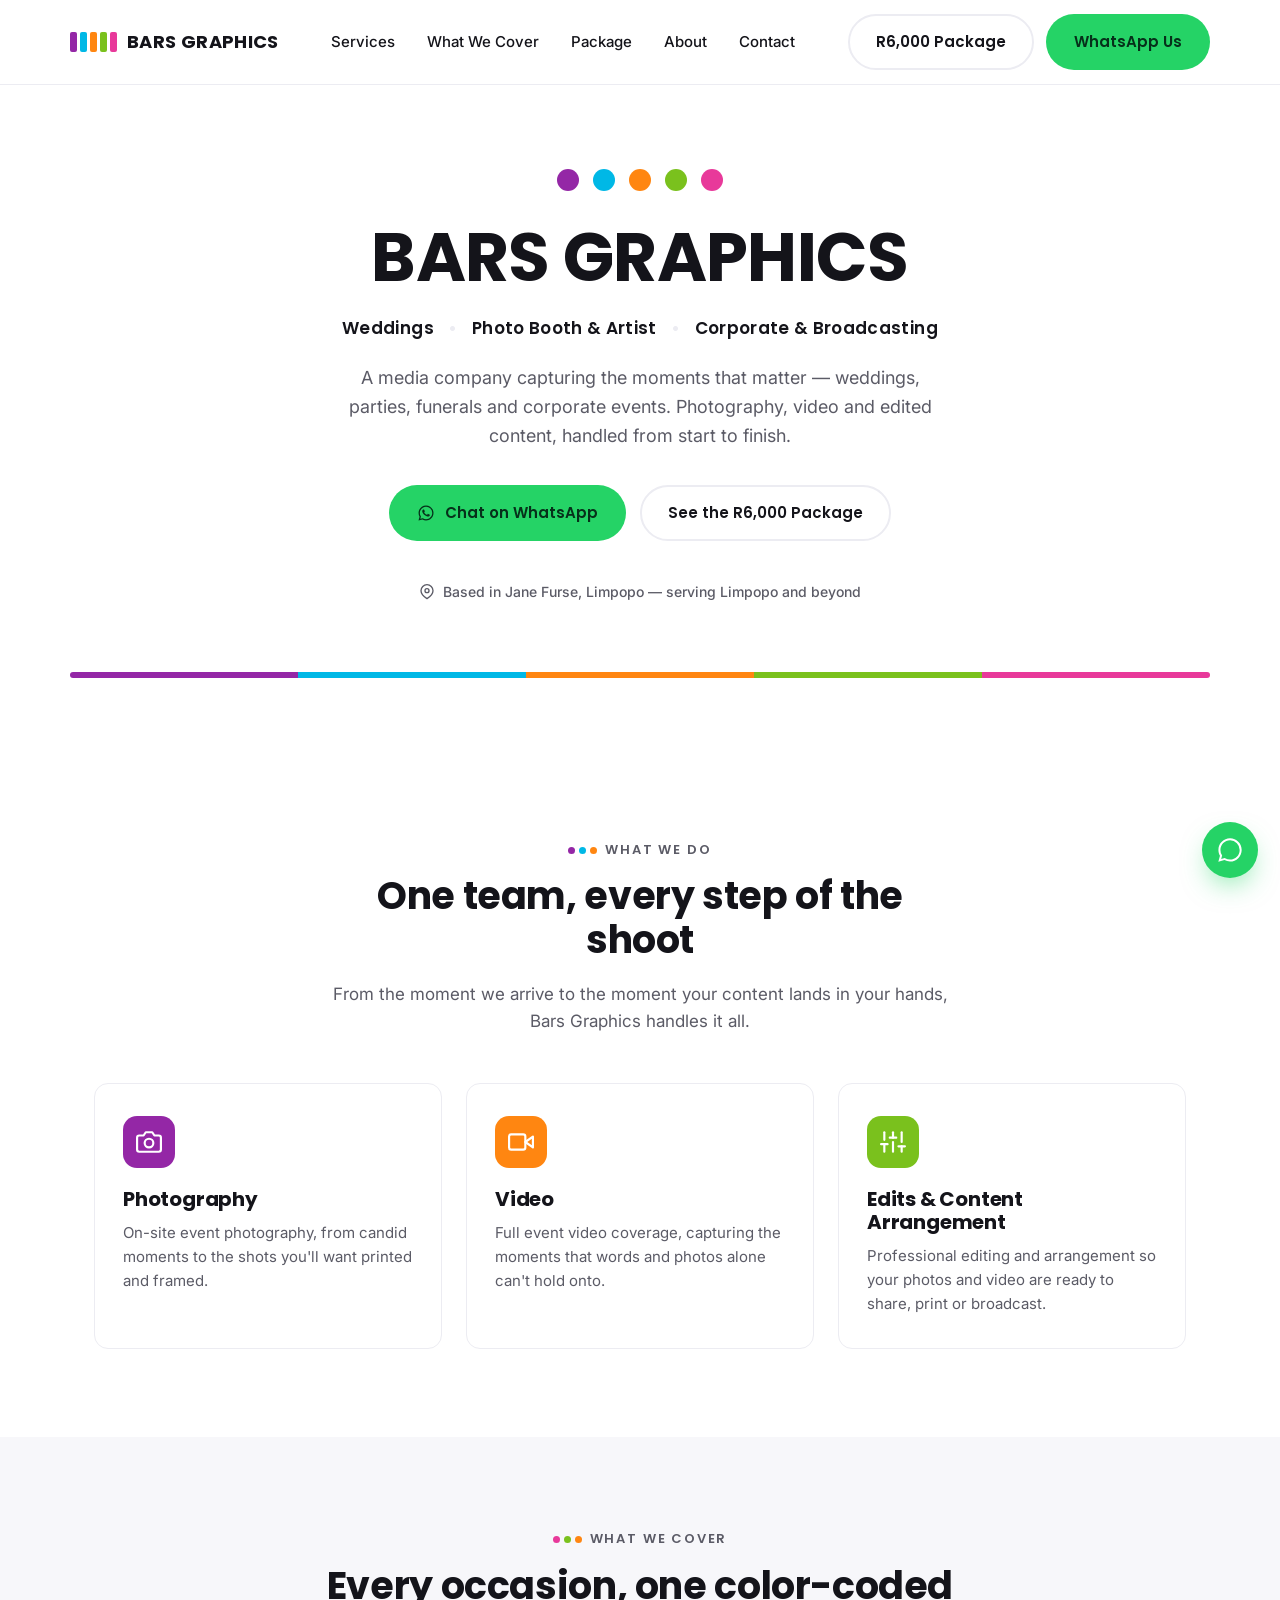
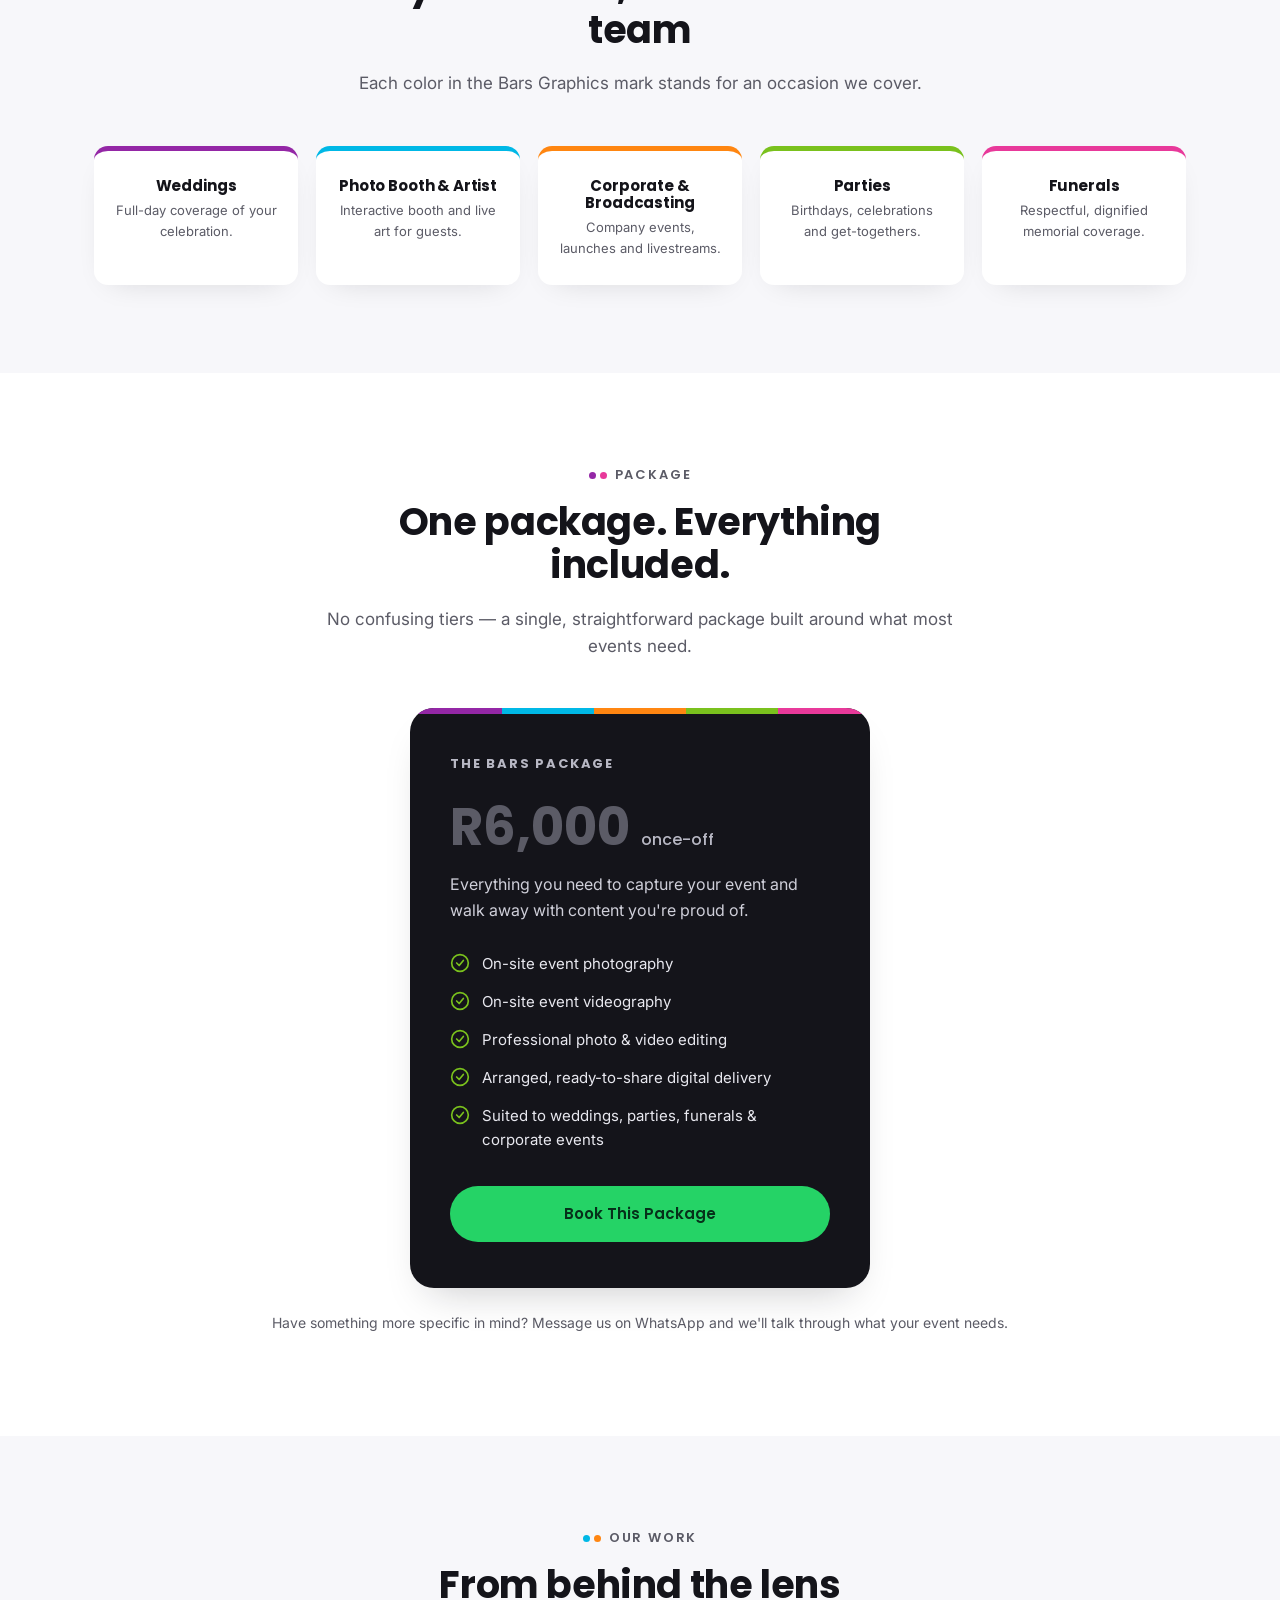
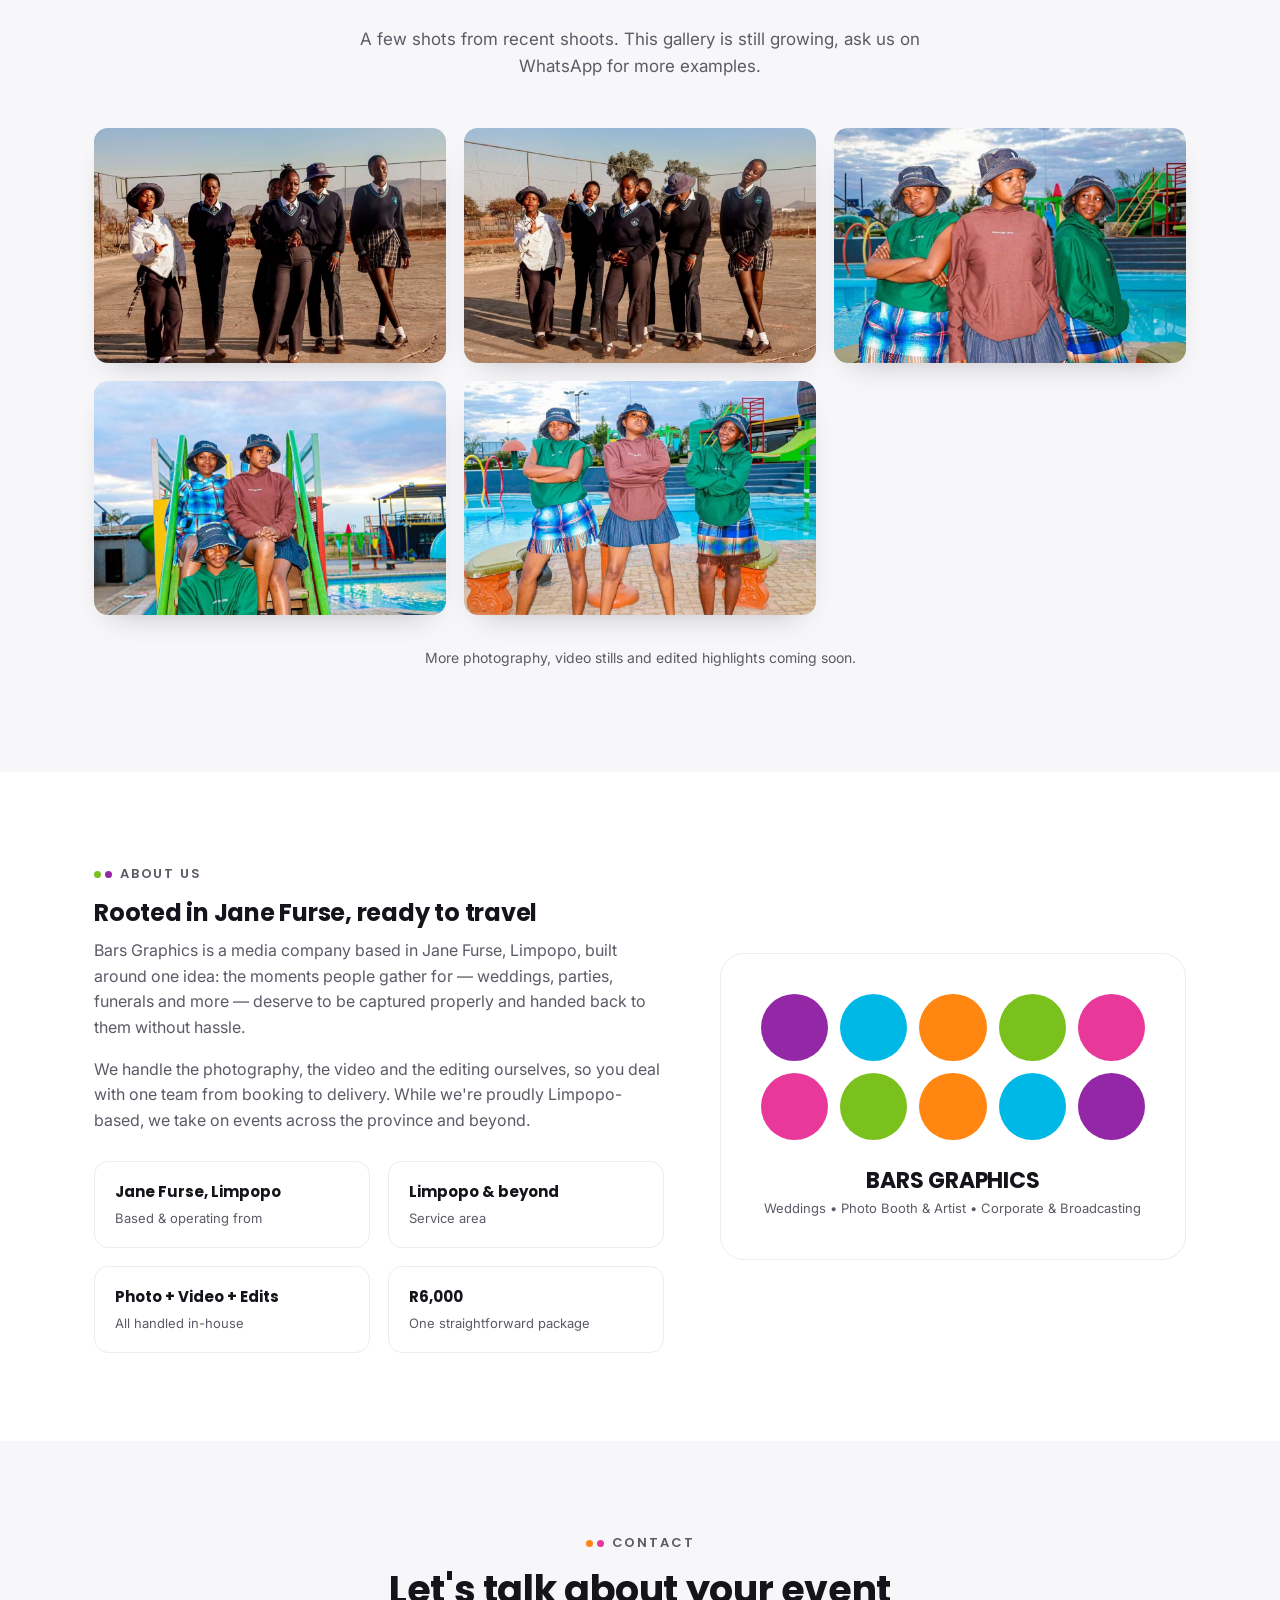
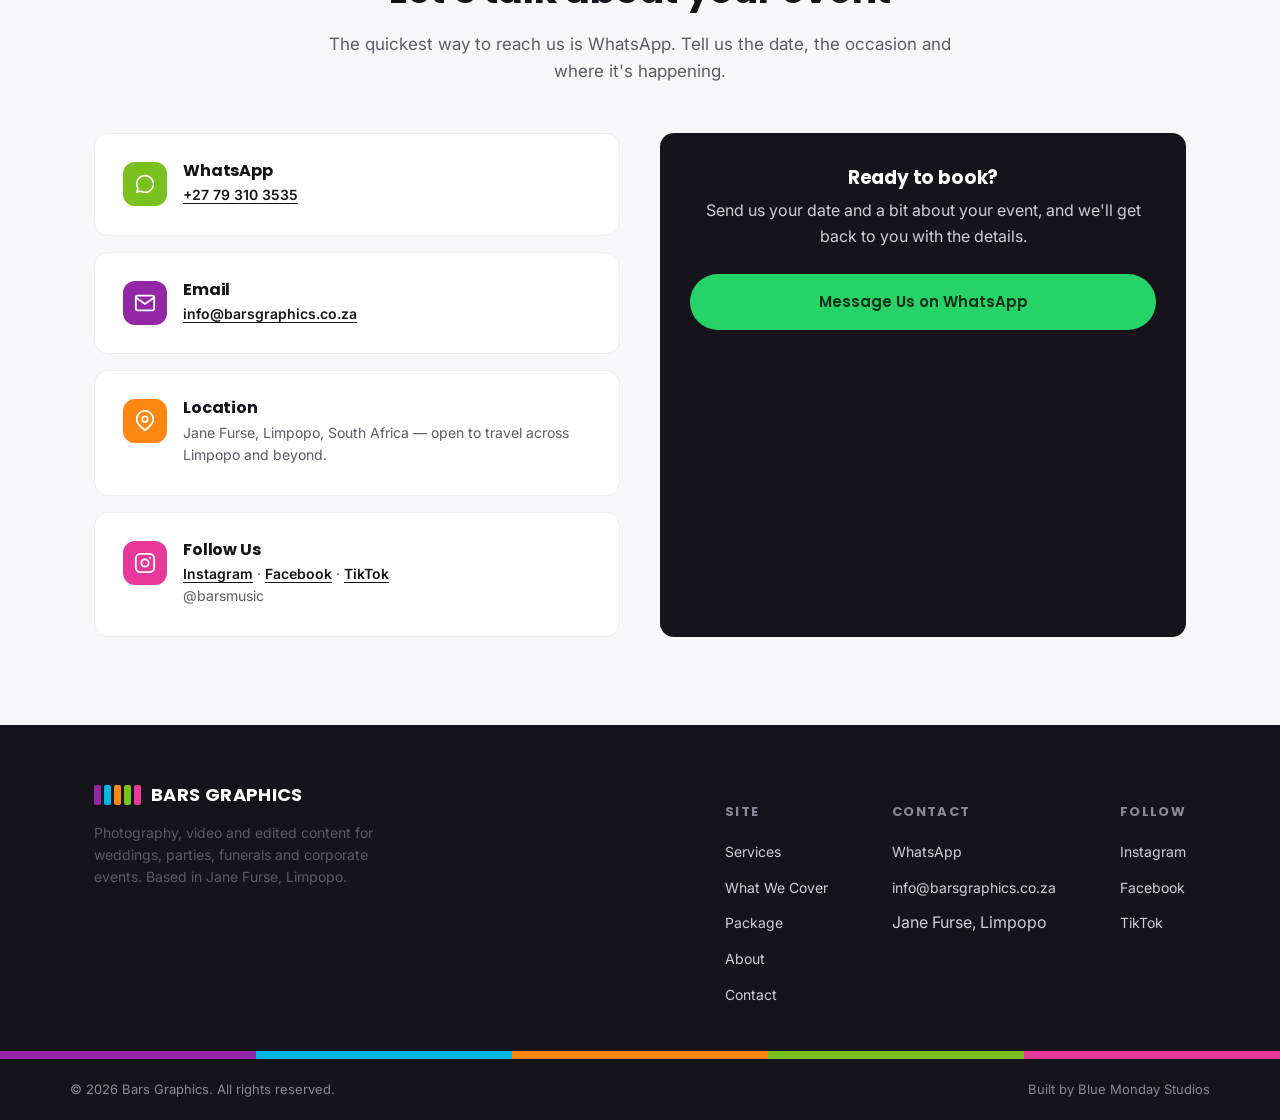
<file: index.html>
<!doctype html>
<html lang="en">
<head>
<meta charset="UTF-8" />
<meta name="viewport" content="width=device-width, initial-scale=1.0" />
<title>Bars Graphics — Weddings, Photography &amp; Video | Jane Furse, Limpopo</title>
<meta name="description" content="Bars Graphics is a media company covering weddings, parties, funerals and corporate events across Jane Furse, Limpopo and beyond — photography, video and edited content, one package, R6,000." />

<link rel="icon" type="image/svg+xml" href="assets/img/favicon.svg" />
<link rel="preconnect" href="https://fonts.googleapis.com" />
<link rel="preconnect" href="https://fonts.gstatic.com" crossorigin />
<link href="https://fonts.googleapis.com/css2?family=Inter:wght@400;500;600&amp;family=Poppins:wght@600;700&amp;display=swap" rel="stylesheet" />
<link rel="stylesheet" href="assets/css/style.css" />

<!-- Open Graph -->
<meta property="og:title" content="Bars Graphics — Weddings, Photography &amp; Video" />
<meta property="og:description" content="Photography, video and edited content for weddings, parties, funerals and corporate events. Based in Jane Furse, Limpopo — open to business across Limpopo and beyond." />
<meta property="og:type" content="website" />
</head>
<body>

<a class="skip-link" href="#main" style="position:absolute; left:-999px; top:auto;">Skip to content</a>

<!-- ==========================================================================
     Header
     ========================================================================== -->
<header class="site-header">
  <div class="container nav">
    <a href="#top" class="brand" aria-label="Bars Graphics home">
      <span class="brand-bars" aria-hidden="true">
        <span class="d-purple"></span>
        <span class="d-cyan"></span>
        <span class="d-orange"></span>
        <span class="d-green"></span>
        <span class="d-pink"></span>
      </span>
      BARS GRAPHICS
    </a>

    <ul class="nav-links">
      <li><a href="#services">Services</a></li>
      <li><a href="#coverage">What We Cover</a></li>
      <li><a href="#package">Package</a></li>
      <li><a href="#about">About</a></li>
      <li><a href="#contact">Contact</a></li>
    </ul>

    <div class="nav-cta">
      <a class="btn btn-outline" href="#package">R6,000 Package</a>
      <a class="btn btn-whatsapp" href="https://wa.me/27793103535" target="_blank" rel="noopener">
        WhatsApp Us
      </a>
      <button class="nav-toggle" id="navToggle" aria-label="Open menu" aria-expanded="false">
        <svg viewBox="0 0 24 24" fill="none" stroke="currentColor" stroke-width="2" stroke-linecap="round"><line x1="3" y1="6" x2="21" y2="6"/><line x1="3" y1="12" x2="21" y2="12"/><line x1="3" y1="18" x2="21" y2="18"/></svg>
      </button>
    </div>
  </div>
  <div class="container">
    <nav class="mobile-menu" id="mobileMenu">
      <a href="#services">Services</a>
      <a href="#coverage">What We Cover</a>
      <a href="#package">Package</a>
      <a href="#about">About</a>
      <a href="#contact">Contact</a>
      <a href="https://wa.me/27793103535" target="_blank" rel="noopener">WhatsApp Us</a>
    </nav>
  </div>
</header>

<main id="main">

  <!-- ==========================================================================
       Hero
       ========================================================================== -->
  <section class="hero container" id="top">
    <div class="hero-dots" aria-hidden="true">
      <span class="dot d-purple"></span>
      <span class="dot d-cyan"></span>
      <span class="dot d-orange"></span>
      <span class="dot d-green"></span>
      <span class="dot d-pink"></span>
    </div>

    <h1>BARS GRAPHICS</h1>

    <p class="tagline">
      Weddings <span class="sep">•</span> Photo Booth &amp; Artist <span class="sep">•</span> Corporate &amp; Broadcasting
    </p>

    <p class="lead">
      A media company capturing the moments that matter — weddings, parties, funerals and corporate events.
      Photography, video and edited content, handled from start to finish.
    </p>

    <div class="hero-actions">
      <a class="btn btn-whatsapp" href="https://wa.me/27793103535" target="_blank" rel="noopener">
        <svg viewBox="0 0 24 24" fill="currentColor" width="18" height="18"><path d="M12.04 2c-5.5 0-9.96 4.46-9.96 9.96 0 1.76.46 3.47 1.33 4.98L2 22l5.2-1.36a9.94 9.94 0 0 0 4.84 1.24h.01c5.5 0 9.96-4.46 9.96-9.96S17.54 2 12.04 2zm0 18.2h-.01a8.25 8.25 0 0 1-4.2-1.15l-.3-.18-3.09.81.82-3-.2-.31a8.22 8.22 0 0 1-1.26-4.4c0-4.55 3.7-8.25 8.25-8.25a8.2 8.2 0 0 1 5.84 2.42 8.19 8.19 0 0 1 2.41 5.83c0 4.55-3.7 8.25-8.26 8.25zm4.52-6.18c-.25-.12-1.47-.72-1.7-.81-.23-.08-.4-.12-.56.13-.17.25-.64.81-.79.97-.14.17-.29.19-.54.06-.25-.12-1.04-.38-1.98-1.22a7.4 7.4 0 0 1-1.37-1.7c-.14-.25-.02-.38.11-.5.11-.11.25-.29.37-.44.12-.14.16-.25.25-.41.08-.17.04-.31-.02-.44-.06-.12-.56-1.35-.77-1.85-.2-.48-.41-.42-.56-.42-.14-.01-.31-.01-.48-.01a.92.92 0 0 0-.67.31c-.23.25-.87.85-.87 2.08 0 1.22.89 2.4 1.02 2.57.12.17 1.75 2.67 4.24 3.74.59.26 1.05.41 1.41.52.59.19 1.13.16 1.56.1.48-.07 1.47-.6 1.67-1.18.21-.58.21-1.08.14-1.18-.06-.11-.23-.17-.48-.29z"/></svg>
        Chat on WhatsApp
      </a>
      <a class="btn btn-outline" href="#package">See the R6,000 Package</a>
    </div>

    <div class="hero-location">
      <svg viewBox="0 0 24 24" fill="none" stroke="currentColor" stroke-width="2" stroke-linecap="round" stroke-linejoin="round"><path d="M21 10c0 6-9 12-9 12s-9-6-9-12a9 9 0 0 1 18 0z"/><circle cx="12" cy="10" r="3"/></svg>
      Based in Jane Furse, Limpopo — serving Limpopo and beyond
    </div>

    <div class="hero-bar" aria-hidden="true">
      <span class="d-purple"></span>
      <span class="d-cyan"></span>
      <span class="d-orange"></span>
      <span class="d-green"></span>
      <span class="d-pink"></span>
    </div>
  </section>

  <!-- ==========================================================================
       What We Do (core capabilities)
       ========================================================================== -->
  <section class="section" id="services">
    <div class="container">
      <div class="section-head">
        <span class="eyebrow">
          <span class="dot-row"><span class="dot d-purple"></span><span class="dot d-cyan"></span><span class="dot d-orange"></span></span>
          What We Do
        </span>
        <h2>One team, every step of the shoot</h2>
        <p>From the moment we arrive to the moment your content lands in your hands, Bars Graphics handles it all.</p>
      </div>

      <div class="grid-3">
        <article class="capability-card">
          <div class="capability-icon d-purple">
            <svg viewBox="0 0 24 24" fill="none" stroke="currentColor" stroke-width="2" stroke-linecap="round" stroke-linejoin="round"><path d="M23 19a2 2 0 0 1-2 2H3a2 2 0 0 1-2-2V8a2 2 0 0 1 2-2h4l2-3h6l2 3h4a2 2 0 0 1 2 2z"/><circle cx="12" cy="13" r="4"/></svg>
          </div>
          <h3>Photography</h3>
          <p>On-site event photography, from candid moments to the shots you'll want printed and framed.</p>
        </article>

        <article class="capability-card">
          <div class="capability-icon d-orange">
            <svg viewBox="0 0 24 24" fill="none" stroke="currentColor" stroke-width="2" stroke-linecap="round" stroke-linejoin="round"><path d="M23 7l-7 5 7 5V7z"/><rect x="1" y="5" width="15" height="14" rx="2"/></svg>
          </div>
          <h3>Video</h3>
          <p>Full event video coverage, capturing the moments that words and photos alone can't hold onto.</p>
        </article>

        <article class="capability-card">
          <div class="capability-icon d-green">
            <svg viewBox="0 0 24 24" fill="none" stroke="currentColor" stroke-width="2" stroke-linecap="round" stroke-linejoin="round"><line x1="4" y1="21" x2="4" y2="14"/><line x1="4" y1="10" x2="4" y2="3"/><line x1="12" y1="21" x2="12" y2="12"/><line x1="12" y1="8" x2="12" y2="3"/><line x1="20" y1="21" x2="20" y2="16"/><line x1="20" y1="12" x2="20" y2="3"/><line x1="1" y1="14" x2="7" y2="14"/><line x1="9" y1="8" x2="15" y2="8"/><line x1="17" y1="16" x2="23" y2="16"/></svg>
          </div>
          <h3>Edits &amp; Content Arrangement</h3>
          <p>Professional editing and arrangement so your photos and video are ready to share, print or broadcast.</p>
        </article>
      </div>
    </div>
  </section>

  <!-- ==========================================================================
       What We Cover (5 colors -> 5 categories)
       ========================================================================== -->
  <section class="section section-soft" id="coverage">
    <div class="container">
      <div class="section-head">
        <span class="eyebrow">
          <span class="dot-row"><span class="dot d-pink"></span><span class="dot d-green"></span><span class="dot d-orange"></span></span>
          What We Cover
        </span>
        <h2>Every occasion, one color-coded team</h2>
        <p>Each color in the Bars Graphics mark stands for an occasion we cover.</p>
      </div>

      <div class="grid-5">
        <div class="coverage-card" style="border-top-color:var(--purple)">
          <span class="dot d-purple"></span>
          <h4>Weddings</h4>
          <p>Full-day coverage of your celebration.</p>
        </div>
        <div class="coverage-card" style="border-top-color:var(--cyan)">
          <span class="dot d-cyan"></span>
          <h4>Photo Booth &amp; Artist</h4>
          <p>Interactive booth and live art for guests.</p>
        </div>
        <div class="coverage-card" style="border-top-color:var(--orange)">
          <span class="dot d-orange"></span>
          <h4>Corporate &amp; Broadcasting</h4>
          <p>Company events, launches and livestreams.</p>
        </div>
        <div class="coverage-card" style="border-top-color:var(--green)">
          <span class="dot d-green"></span>
          <h4>Parties</h4>
          <p>Birthdays, celebrations and get-togethers.</p>
        </div>
        <div class="coverage-card" style="border-top-color:var(--pink)">
          <span class="dot d-pink"></span>
          <h4>Funerals</h4>
          <p>Respectful, dignified memorial coverage.</p>
        </div>
      </div>
    </div>
  </section>

  <!-- ==========================================================================
       Package
       ========================================================================== -->
  <section class="section" id="package">
    <div class="container">
      <div class="section-head">
        <span class="eyebrow">
          <span class="dot-row"><span class="dot d-purple"></span><span class="dot d-pink"></span></span>
          Package
        </span>
        <h2>One package. Everything included.</h2>
        <p>No confusing tiers — a single, straightforward package built around what most events need.</p>
      </div>

      <div class="package-wrap">
        <div class="package-card">
          <p class="package-name">The Bars Package</p>
          <p class="package-price">R6,000 <span>once-off</span></p>
          <p class="package-desc">Everything you need to capture your event and walk away with content you're proud of.</p>

          <ul class="package-list">
            <li>
              <svg viewBox="0 0 24 24" fill="none" stroke="currentColor" stroke-width="2" stroke-linecap="round" stroke-linejoin="round"><circle cx="12" cy="12" r="10"/><path d="M8 12l3 3 5-6"/></svg>
              On-site event photography
            </li>
            <li>
              <svg viewBox="0 0 24 24" fill="none" stroke="currentColor" stroke-width="2" stroke-linecap="round" stroke-linejoin="round"><circle cx="12" cy="12" r="10"/><path d="M8 12l3 3 5-6"/></svg>
              On-site event videography
            </li>
            <li>
              <svg viewBox="0 0 24 24" fill="none" stroke="currentColor" stroke-width="2" stroke-linecap="round" stroke-linejoin="round"><circle cx="12" cy="12" r="10"/><path d="M8 12l3 3 5-6"/></svg>
              Professional photo &amp; video editing
            </li>
            <li>
              <svg viewBox="0 0 24 24" fill="none" stroke="currentColor" stroke-width="2" stroke-linecap="round" stroke-linejoin="round"><circle cx="12" cy="12" r="10"/><path d="M8 12l3 3 5-6"/></svg>
              Arranged, ready-to-share digital delivery
            </li>
            <li>
              <svg viewBox="0 0 24 24" fill="none" stroke="currentColor" stroke-width="2" stroke-linecap="round" stroke-linejoin="round"><circle cx="12" cy="12" r="10"/><path d="M8 12l3 3 5-6"/></svg>
              Suited to weddings, parties, funerals &amp; corporate events
            </li>
          </ul>

          <a class="btn btn-whatsapp btn-block" href="https://wa.me/27793103535" target="_blank" rel="noopener">
            Book This Package
          </a>
        </div>
      </div>

      <p class="package-note">Have something more specific in mind? Message us on WhatsApp and we'll talk through what your event needs.</p>
    </div>
  </section>

  <!-- ==========================================================================
       Gallery (real portfolio photos)
       ========================================================================== -->
  <section class="section section-soft" id="work">
    <div class="container">
      <div class="section-head">
        <span class="eyebrow">
          <span class="dot-row"><span class="dot d-cyan"></span><span class="dot d-orange"></span></span>
          Our Work
        </span>
        <h2>From behind the lens</h2>
        <p>A few shots from recent shoots. This gallery is still growing, ask us on WhatsApp for more examples.</p>
      </div>

      <div class="photo-grid">
        <figure>
          <img src="assets/img/portfolio/work-01.jpg" alt="Group portrait from a Bars Graphics shoot" loading="lazy" width="1080" height="720" />
        </figure>
        <figure>
          <img src="assets/img/portfolio/work-03.jpg" alt="Group portrait from a Bars Graphics shoot at a pool venue" loading="lazy" width="1080" height="720" />
        </figure>
        <figure>
          <img src="assets/img/portfolio/work-02.jpg" alt="Group portrait from a Bars Graphics shoot" loading="lazy" width="1080" height="720" />
        </figure>
        <figure>
          <img src="assets/img/portfolio/work-04.jpg" alt="Group portrait from a Bars Graphics shoot at a pool venue" loading="lazy" width="1080" height="720" />
        </figure>
        <figure>
          <img src="assets/img/portfolio/work-05.jpg" alt="Group portrait from a Bars Graphics shoot at a pool venue" loading="lazy" width="1080" height="720" />
        </figure>
      </div>

      <p class="gallery-note">More photography, video stills and edited highlights coming soon.</p>
    </div>
  </section>

  <!-- ==========================================================================
       About
       ========================================================================== -->
  <section class="section" id="about">
    <div class="container about-grid">
      <div>
        <span class="eyebrow">
          <span class="dot-row"><span class="dot d-green"></span><span class="dot d-purple"></span></span>
          About Us
        </span>
        <h2>Rooted in Jane Furse, ready to travel</h2>
        <p>
          Bars Graphics is a media company based in Jane Furse, Limpopo, built around one idea:
          the moments people gather for — weddings, parties, funerals and more — deserve to be
          captured properly and handed back to them without hassle.
        </p>
        <p>
          We handle the photography, the video and the editing ourselves, so you deal with one
          team from booking to delivery. While we're proudly Limpopo-based, we take on events
          across the province and beyond.
        </p>

        <div class="about-facts">
          <div class="fact-card">
            <div class="fact-value">Jane Furse, Limpopo</div>
            <div class="fact-label">Based &amp; operating from</div>
          </div>
          <div class="fact-card">
            <div class="fact-value">Limpopo &amp; beyond</div>
            <div class="fact-label">Service area</div>
          </div>
          <div class="fact-card">
            <div class="fact-value">Photo + Video + Edits</div>
            <div class="fact-label">All handled in-house</div>
          </div>
          <div class="fact-card">
            <div class="fact-value">R6,000</div>
            <div class="fact-label">One straightforward package</div>
          </div>
        </div>
      </div>

      <div class="about-visual">
        <div class="dots-wall" aria-hidden="true">
          <span class="d-purple"></span><span class="d-cyan"></span><span class="d-orange"></span><span class="d-green"></span><span class="d-pink"></span>
          <span class="d-pink"></span><span class="d-green"></span><span class="d-orange"></span><span class="d-cyan"></span><span class="d-purple"></span>
        </div>
        <h3>BARS GRAPHICS</h3>
        <p class="about-visual-sub">Weddings • Photo Booth &amp; Artist • Corporate &amp; Broadcasting</p>
      </div>
    </div>
  </section>

  <!-- ==========================================================================
       Contact
       ========================================================================== -->
  <section class="section section-soft" id="contact">
    <div class="container">
      <div class="section-head">
        <span class="eyebrow">
          <span class="dot-row"><span class="dot d-orange"></span><span class="dot d-pink"></span></span>
          Contact
        </span>
        <h2>Let's talk about your event</h2>
        <p>The quickest way to reach us is WhatsApp. Tell us the date, the occasion and where it's happening.</p>
      </div>

      <div class="contact-grid">
        <div class="contact-list">
          <div class="contact-card">
            <div class="icon d-green">
              <svg viewBox="0 0 24 24" fill="currentColor"><path d="M12.04 2c-5.5 0-9.96 4.46-9.96 9.96 0 1.76.46 3.47 1.33 4.98L2 22l5.2-1.36a9.94 9.94 0 0 0 4.84 1.24h.01c5.5 0 9.96-4.46 9.96-9.96S17.54 2 12.04 2zm0 18.2h-.01a8.25 8.25 0 0 1-4.2-1.15l-.3-.18-3.09.81.82-3-.2-.31a8.22 8.22 0 0 1-1.26-4.4c0-4.55 3.7-8.25 8.25-8.25a8.2 8.2 0 0 1 5.84 2.42 8.19 8.19 0 0 1 2.41 5.83c0 4.55-3.7 8.25-8.26 8.25z"/></svg>
            </div>
            <div>
              <h4>WhatsApp</h4>
              <p><a class="link" href="https://wa.me/27793103535" target="_blank" rel="noopener">+27 79 310 3535</a></p>
            </div>
          </div>

          <div class="contact-card">
            <div class="icon d-purple">
              <svg viewBox="0 0 24 24" fill="none" stroke="currentColor" stroke-width="2" stroke-linecap="round" stroke-linejoin="round"><rect x="2" y="4" width="20" height="16" rx="2"/><path d="M22 6l-10 7L2 6"/></svg>
            </div>
            <div>
              <h4>Email</h4>
              <p><a class="link" href="mailto:info@barsgraphics.co.za">info@barsgraphics.co.za</a></p>
            </div>
          </div>

          <div class="contact-card">
            <div class="icon d-orange">
              <svg viewBox="0 0 24 24" fill="none" stroke="currentColor" stroke-width="2" stroke-linecap="round" stroke-linejoin="round"><path d="M21 10c0 6-9 12-9 12s-9-6-9-12a9 9 0 0 1 18 0z"/><circle cx="12" cy="10" r="3"/></svg>
            </div>
            <div>
              <h4>Location</h4>
              <p>Jane Furse, Limpopo, South Africa — open to travel across Limpopo and beyond.</p>
            </div>
          </div>

          <div class="contact-card">
            <div class="icon d-pink">
              <svg viewBox="0 0 24 24" fill="none" stroke="currentColor" stroke-width="2" stroke-linecap="round" stroke-linejoin="round"><rect x="2" y="2" width="20" height="20" rx="5"/><circle cx="12" cy="12" r="4"/><circle cx="17.5" cy="6.5" r="1" fill="currentColor" stroke="none"/></svg>
            </div>
            <div>
              <h4>Follow Us</h4>
              <p>
                <a class="link" href="https://instagram.com/barsmusic" target="_blank" rel="noopener">Instagram</a> ·
                <a class="link" href="https://facebook.com/barsmusic" target="_blank" rel="noopener">Facebook</a> ·
                <a class="link" href="https://tiktok.com/@barsmusic" target="_blank" rel="noopener">TikTok</a>
                <br />@barsmusic
              </p>
            </div>
          </div>
        </div>

        <div class="contact-cta-card">
          <h3>Ready to book?</h3>
          <p>Send us your date and a bit about your event, and we'll get back to you with the details.</p>
          <a class="btn btn-whatsapp btn-block" href="https://wa.me/27793103535" target="_blank" rel="noopener">
            Message Us on WhatsApp
          </a>
        </div>
      </div>
    </div>
  </section>

</main>

<!-- ==========================================================================
     Footer
     ========================================================================== -->
<footer class="site-footer">
  <div class="container footer-top">
    <div class="footer-brand">
      <div class="brand">
        <span class="brand-bars" aria-hidden="true">
          <span class="d-purple"></span>
          <span class="d-cyan"></span>
          <span class="d-orange"></span>
          <span class="d-green"></span>
          <span class="d-pink"></span>
        </span>
        BARS GRAPHICS
      </div>
      <p>Photography, video and edited content for weddings, parties, funerals and corporate events. Based in Jane Furse, Limpopo.</p>
    </div>

    <div class="footer-cols">
      <div class="footer-col">
        <h5>Site</h5>
        <ul>
          <li><a href="#services">Services</a></li>
          <li><a href="#coverage">What We Cover</a></li>
          <li><a href="#package">Package</a></li>
          <li><a href="#about">About</a></li>
          <li><a href="#contact">Contact</a></li>
        </ul>
      </div>
      <div class="footer-col">
        <h5>Contact</h5>
        <ul>
          <li><a href="https://wa.me/27793103535" target="_blank" rel="noopener">WhatsApp</a></li>
          <li><a href="mailto:info@barsgraphics.co.za">info@barsgraphics.co.za</a></li>
          <li>Jane Furse, Limpopo</li>
        </ul>
      </div>
      <div class="footer-col">
        <h5>Follow</h5>
        <ul>
          <li><a href="https://instagram.com/barsmusic" target="_blank" rel="noopener">Instagram</a></li>
          <li><a href="https://facebook.com/barsmusic" target="_blank" rel="noopener">Facebook</a></li>
          <li><a href="https://tiktok.com/@barsmusic" target="_blank" rel="noopener">TikTok</a></li>
        </ul>
      </div>
    </div>
  </div>

  <div class="footer-bars" aria-hidden="true">
    <span class="d-purple"></span>
    <span class="d-cyan"></span>
    <span class="d-orange"></span>
    <span class="d-green"></span>
    <span class="d-pink"></span>
  </div>

  <div class="container footer-bottom">
    <span>&copy; <span id="year"></span> Bars Graphics. All rights reserved.</span>
    <span>Built by Blue Monday Studios</span>
  </div>
</footer>

<a class="whatsapp-float" href="https://wa.me/27793103535" target="_blank" rel="noopener" aria-label="Chat on WhatsApp">
  <svg viewBox="0 0 24 24" fill="currentColor"><path d="M12.04 2c-5.5 0-9.96 4.46-9.96 9.96 0 1.76.46 3.47 1.33 4.98L2 22l5.2-1.36a9.94 9.94 0 0 0 4.84 1.24h.01c5.5 0 9.96-4.46 9.96-9.96S17.54 2 12.04 2zm0 18.2h-.01a8.25 8.25 0 0 1-4.2-1.15l-.3-.18-3.09.81.82-3-.2-.31a8.22 8.22 0 0 1-1.26-4.4c0-4.55 3.7-8.25 8.25-8.25a8.2 8.2 0 0 1 5.84 2.42 8.19 8.19 0 0 1 2.41 5.83c0 4.55-3.7 8.25-8.26 8.25z"/></svg>
</a>

<script src="assets/js/main.js"></script>
</body>
</html>
</file>
<file: assets/css/style.css>
/* ==========================================================================
   BARS GRAPHICS — brand tokens
   Colors sampled from the Bars Graphics logo. Each accent maps to one of
   the five things Bars Graphics covers (see #coverage in index.html).
   ========================================================================== */
:root {
  --purple: #9427A6;   /* Weddings */
  --cyan: #00B8E6;     /* Photo Booth & Artist */
  --orange: #FF8611;   /* Corporate & Broadcasting */
  --green: #7AC11D;    /* Parties */
  --pink: #E8399A;     /* Funerals */

  --ink: #14141a;
  --muted: #5b5b66;
  --paper: #ffffff;
  --paper-soft: #f7f7fa;
  --border: #ececf2;

  --font-display: "Poppins", "Segoe UI", system-ui, sans-serif;
  --font-body: "Inter", "Segoe UI", system-ui, sans-serif;

  --radius: 14px;
  --shadow-soft: 0 20px 40px -20px rgba(20, 20, 26, 0.25);
  --container: 1140px;
}

* { box-sizing: border-box; }
html { scroll-behavior: smooth; }

body {
  margin: 0;
  font-family: var(--font-body);
  color: var(--ink);
  background: var(--paper);
  line-height: 1.6;
  -webkit-font-smoothing: antialiased;
}

img { max-width: 100%; display: block; }

h1, h2, h3, h4 {
  font-family: var(--font-display);
  font-weight: 700;
  line-height: 1.15;
  margin: 0 0 0.5em;
  letter-spacing: -0.01em;
}

p { margin: 0 0 1em; color: var(--muted); }

a { color: inherit; text-decoration: none; }

.container {
  width: 100%;
  max-width: var(--container);
  margin: 0 auto;
  padding: 0 24px;
}

.section {
  padding: 88px 0;
}

.section-soft { background: var(--paper-soft); }

.eyebrow {
  display: inline-flex;
  align-items: center;
  gap: 8px;
  font-family: var(--font-display);
  font-size: 13px;
  font-weight: 600;
  letter-spacing: 0.14em;
  text-transform: uppercase;
  color: var(--muted);
  margin-bottom: 14px;
}

.eyebrow .dot-row { display: inline-flex; gap: 4px; }
.eyebrow .dot { width: 7px; height: 7px; border-radius: 50%; }

.section-head {
  max-width: 640px;
  margin: 0 auto 48px;
  text-align: center;
}

.section-head h2 { font-size: clamp(28px, 4vw, 38px); }
.section-head p { font-size: 17px; }

/* dot palette helpers */
.d-purple { background: var(--purple); }
.d-cyan { background: var(--cyan); }
.d-orange { background: var(--orange); }
.d-green { background: var(--green); }
.d-pink { background: var(--pink); }

/* ==========================================================================
   Buttons
   ========================================================================== */
.btn {
  display: inline-flex;
  align-items: center;
  gap: 10px;
  font-family: var(--font-display);
  font-weight: 600;
  font-size: 15px;
  padding: 14px 26px;
  border-radius: 999px;
  border: 2px solid transparent;
  cursor: pointer;
  transition: transform 0.15s ease, box-shadow 0.15s ease, background 0.15s ease, color 0.15s ease;
  white-space: nowrap;
}

.btn:active { transform: translateY(1px); }

.btn-primary {
  background: var(--ink);
  color: #fff;
  box-shadow: var(--shadow-soft);
}
.btn-primary:hover { background: #000; }

.btn-whatsapp {
  background: #25D366;
  color: #06301a;
}
.btn-whatsapp:hover { filter: brightness(1.05); }

.btn-outline {
  background: transparent;
  color: var(--ink);
  border-color: var(--border);
}
.btn-outline:hover { border-color: var(--ink); }

.btn-block { width: 100%; justify-content: center; }

/* ==========================================================================
   Header / Nav
   ========================================================================== */
.site-header {
  position: sticky;
  top: 0;
  z-index: 100;
  background: rgba(255, 255, 255, 0.92);
  backdrop-filter: saturate(180%) blur(10px);
  border-bottom: 1px solid var(--border);
}

.nav {
  display: flex;
  align-items: center;
  justify-content: space-between;
  padding: 14px 0;
}

.brand {
  display: flex;
  align-items: center;
  gap: 10px;
  font-family: var(--font-display);
  font-weight: 700;
  font-size: 18px;
  letter-spacing: 0.02em;
}

.brand-bars {
  display: inline-flex;
  gap: 3px;
}

.brand-bars span {
  width: 7px;
  height: 20px;
  border-radius: 2px;
}

.nav-links {
  display: flex;
  align-items: center;
  gap: 32px;
  list-style: none;
  margin: 0;
  padding: 0;
}

.nav-links a {
  font-size: 15px;
  font-weight: 500;
  color: var(--ink);
  position: relative;
  padding: 4px 0;
}

.nav-links a:hover { color: var(--purple); }

.nav-cta { display: flex; align-items: center; gap: 12px; }

.nav-toggle {
  display: none;
  background: none;
  border: none;
  cursor: pointer;
  padding: 6px;
}

.nav-toggle svg { width: 26px; height: 26px; }

.mobile-menu {
  display: none;
  flex-direction: column;
  gap: 4px;
  padding: 8px 0 20px;
  border-top: 1px solid var(--border);
}

.mobile-menu a {
  padding: 12px 4px;
  font-weight: 500;
  border-bottom: 1px solid var(--border);
}

.mobile-menu.open { display: flex; }

/* ==========================================================================
   Hero
   ========================================================================== */
.hero {
  padding: 84px 0 70px;
  text-align: center;
  overflow: hidden;
}

.hero-dots {
  display: flex;
  justify-content: center;
  gap: 14px;
  margin-bottom: 28px;
}

.hero-dots .dot {
  width: 22px;
  height: 22px;
  border-radius: 50%;
}

.hero h1 {
  font-size: clamp(38px, 7vw, 68px);
  margin-bottom: 18px;
}

.hero .tagline {
  font-family: var(--font-display);
  font-size: clamp(14px, 2vw, 17px);
  font-weight: 600;
  color: var(--ink);
  letter-spacing: 0.02em;
  margin-bottom: 22px;
}

.hero .tagline .sep { color: var(--border); margin: 0 10px; }

.hero .lead {
  max-width: 620px;
  margin: 0 auto 34px;
  font-size: 18px;
}

.hero-actions {
  display: flex;
  justify-content: center;
  gap: 14px;
  flex-wrap: wrap;
  margin-bottom: 40px;
}

.hero-location {
  display: inline-flex;
  align-items: center;
  gap: 8px;
  font-size: 14px;
  color: var(--muted);
  font-weight: 500;
}

.hero-location svg { width: 16px; height: 16px; flex-shrink: 0; }

.hero-bar {
  display: flex;
  margin-top: 64px;
  height: 6px;
  border-radius: 999px;
  overflow: hidden;
}
.hero-bar > span { flex: 1; }

/* ==========================================================================
   Capability cards (Photography / Video / Edits)
   ========================================================================== */
.grid-3 {
  display: grid;
  grid-template-columns: repeat(3, 1fr);
  gap: 24px;
}

.capability-card {
  background: var(--paper);
  border: 1px solid var(--border);
  border-radius: var(--radius);
  padding: 32px 28px;
  transition: transform 0.2s ease, box-shadow 0.2s ease;
}

.capability-card:hover {
  transform: translateY(-4px);
  box-shadow: var(--shadow-soft);
}

.capability-icon {
  width: 52px;
  height: 52px;
  border-radius: 14px;
  display: flex;
  align-items: center;
  justify-content: center;
  margin-bottom: 20px;
}

.capability-icon svg { width: 26px; height: 26px; color: #fff; }

.capability-card h3 { font-size: 20px; margin-bottom: 10px; }
.capability-card p { margin: 0; font-size: 15px; }

/* ==========================================================================
   Coverage (event types, color coded to the logo dots)
   ========================================================================== */
.grid-5 {
  display: grid;
  grid-template-columns: repeat(5, 1fr);
  gap: 18px;
}

.coverage-card {
  background: var(--paper);
  border-radius: var(--radius);
  padding: 26px 18px;
  text-align: center;
  border-top: 5px solid transparent;
  box-shadow: 0 10px 30px -18px rgba(20,20,26,0.2);
}

.coverage-card .dot {
  width: 14px;
  height: 14px;
  border-radius: 50%;
  margin: 0 auto 14px;
}

.coverage-card h4 {
  font-size: 15px;
  margin-bottom: 6px;
}

.coverage-card p {
  font-size: 13px;
  margin: 0;
}

/* ==========================================================================
   Package / pricing
   ========================================================================== */
.package-wrap { display: flex; justify-content: center; }

.package-card {
  position: relative;
  width: 100%;
  max-width: 460px;
  background: var(--ink);
  color: #fff;
  border-radius: 24px;
  padding: 46px 40px;
  overflow: hidden;
  box-shadow: var(--shadow-soft);
}

.package-card::before {
  content: "";
  position: absolute;
  inset: 0 0 auto 0;
  height: 6px;
  background: linear-gradient(
    90deg,
    var(--purple) 0 20%,
    var(--cyan) 20% 40%,
    var(--orange) 40% 60%,
    var(--green) 60% 80%,
    var(--pink) 80% 100%
  );
}

.package-name {
  font-family: var(--font-display);
  font-size: 13px;
  font-weight: 700;
  letter-spacing: 0.14em;
  text-transform: uppercase;
  color: #b8b8c4;
  margin-bottom: 10px;
}

.package-price {
  font-family: var(--font-display);
  font-size: 52px;
  font-weight: 700;
  margin-bottom: 4px;
}

.package-price span {
  font-size: 16px;
  font-weight: 500;
  color: #b8b8c4;
}

.package-desc { color: #cfcfd9; margin-bottom: 28px; }

.package-list {
  list-style: none;
  margin: 0 0 34px;
  padding: 0;
  display: flex;
  flex-direction: column;
  gap: 14px;
}

.package-list li {
  display: flex;
  align-items: flex-start;
  gap: 12px;
  font-size: 15px;
  color: #e8e8ef;
}

.package-list svg {
  width: 20px;
  height: 20px;
  flex-shrink: 0;
  color: var(--green);
  margin-top: 1px;
}

.package-note {
  text-align: center;
  margin-top: 24px;
  font-size: 14px;
  color: var(--muted);
}

/* ==========================================================================
   About
   ========================================================================== */
.about-grid {
  display: grid;
  grid-template-columns: 1.1fr 0.9fr;
  gap: 56px;
  align-items: center;
}

.about-facts {
  display: grid;
  grid-template-columns: repeat(2, 1fr);
  gap: 18px;
  margin-top: 28px;
}

.fact-card {
  background: var(--paper);
  border: 1px solid var(--border);
  border-radius: var(--radius);
  padding: 18px 20px;
}

.fact-card .fact-value {
  font-family: var(--font-display);
  font-weight: 700;
  font-size: 15px;
  margin-bottom: 4px;
}

.fact-card .fact-label {
  font-size: 13px;
  color: var(--muted);
}

.about-visual {
  background: var(--paper);
  border-radius: 24px;
  border: 1px solid var(--border);
  padding: 40px;
}

.about-visual .dots-wall {
  display: grid;
  grid-template-columns: repeat(5, 1fr);
  gap: 12px;
  margin-bottom: 28px;
}

.about-visual .dots-wall span {
  aspect-ratio: 1;
  border-radius: 50%;
}

.about-visual h3 {
  text-align: center;
  font-size: 22px;
  margin-bottom: 4px;
}

.about-visual .about-visual-sub {
  text-align: center;
  font-size: 13px;
  color: var(--muted);
  margin: 0;
}

/* ==========================================================================
   Gallery (real portfolio photos)
   ========================================================================== */
.photo-grid {
  columns: 3 260px;
  column-gap: 18px;
}

.photo-grid figure {
  margin: 0 0 18px;
  break-inside: avoid;
  border-radius: var(--radius);
  overflow: hidden;
  position: relative;
  box-shadow: 0 14px 30px -18px rgba(20, 20, 26, 0.3);
}

.photo-grid img {
  width: 100%;
  height: auto;
  display: block;
  transition: transform 0.35s ease;
}

.photo-grid figure:hover img { transform: scale(1.04); }

.gallery-note {
  text-align: center;
  color: var(--muted);
  font-size: 14px;
  margin-top: 32px;
}

/* ==========================================================================
   Contact
   ========================================================================== */
.contact-grid {
  display: grid;
  grid-template-columns: 1fr 1fr;
  gap: 40px;
}

.contact-card {
  background: var(--paper);
  border: 1px solid var(--border);
  border-radius: var(--radius);
  padding: 28px;
  display: flex;
  gap: 16px;
  align-items: flex-start;
}

.contact-card .icon {
  width: 44px;
  height: 44px;
  border-radius: 12px;
  display: flex;
  align-items: center;
  justify-content: center;
  flex-shrink: 0;
}

.contact-card .icon svg { width: 22px; height: 22px; color: #fff; }

.contact-card h4 { font-size: 16px; margin-bottom: 4px; }
.contact-card p { margin: 0; font-size: 14px; }
.contact-card a.link { color: var(--ink); font-weight: 600; text-decoration: underline; text-underline-offset: 3px; }

.contact-list {
  display: flex;
  flex-direction: column;
  gap: 16px;
}

.contact-cta-card {
  background: var(--ink);
  color: #fff;
  border-radius: var(--radius);
  padding: 34px 30px;
  text-align: center;
}

.contact-cta-card h3 { color: #fff; margin-bottom: 10px; }
.contact-cta-card p { color: #cfcfd9; margin-bottom: 24px; }

/* ==========================================================================
   Footer
   ========================================================================== */
.site-footer {
  background: var(--ink);
  color: #cfcfd9;
  padding: 56px 0 0;
}

.footer-top {
  display: flex;
  justify-content: space-between;
  gap: 40px;
  flex-wrap: wrap;
  padding-bottom: 44px;
}

.footer-brand .brand { color: #fff; margin-bottom: 12px; }
.footer-brand p { max-width: 320px; font-size: 14px; }

.footer-cols {
  display: flex;
  gap: 64px;
  flex-wrap: wrap;
}

.footer-col h5 {
  font-family: var(--font-display);
  font-size: 13px;
  text-transform: uppercase;
  letter-spacing: 0.1em;
  color: #8a8a96;
  margin-bottom: 16px;
}

.footer-col ul { list-style: none; margin: 0; padding: 0; display: flex; flex-direction: column; gap: 10px; }
.footer-col a { font-size: 14px; }
.footer-col a:hover { color: #fff; }

.footer-bars {
  display: flex;
  height: 8px;
}
.footer-bars > span { flex: 1; }

.footer-bottom {
  display: flex;
  justify-content: space-between;
  align-items: center;
  gap: 16px;
  flex-wrap: wrap;
  padding: 20px 0;
  font-size: 13px;
  color: #8a8a96;
}

/* ==========================================================================
   WhatsApp floating button
   ========================================================================== */
.whatsapp-float {
  position: fixed;
  right: 22px;
  bottom: 22px;
  width: 56px;
  height: 56px;
  border-radius: 50%;
  background: #25D366;
  display: flex;
  align-items: center;
  justify-content: center;
  box-shadow: 0 12px 28px -8px rgba(37, 211, 102, 0.6);
  z-index: 90;
  transition: transform 0.15s ease;
}

.whatsapp-float:hover { transform: scale(1.06); }
.whatsapp-float svg { width: 28px; height: 28px; color: #fff; }

/* ==========================================================================
   Responsive
   ========================================================================== */
@media (max-width: 900px) {
  .grid-3 { grid-template-columns: 1fr; }
  .grid-5 { grid-template-columns: repeat(3, 1fr); }
  .about-grid { grid-template-columns: 1fr; }
  .grid-gallery { grid-template-columns: repeat(2, 1fr); }
  .contact-grid { grid-template-columns: 1fr; }
  .footer-top { flex-direction: column; }
}

@media (max-width: 720px) {
  .nav-links { display: none; }
  .nav-cta .btn-outline { display: none; }
  .nav-toggle { display: inline-flex; }
  .grid-5 { grid-template-columns: repeat(2, 1fr); }
  .section { padding: 64px 0; }
}

@media (max-width: 440px) {
  .brand { font-size: 15px; white-space: nowrap; }
  .nav-cta .btn-whatsapp { padding: 10px 16px; font-size: 13px; }
}

@media (max-width: 480px) {
  .hero-actions { flex-direction: column; align-items: stretch; }
  .hero-actions .btn { width: 100%; }
  .package-card { padding: 36px 26px; }
}
</file>
